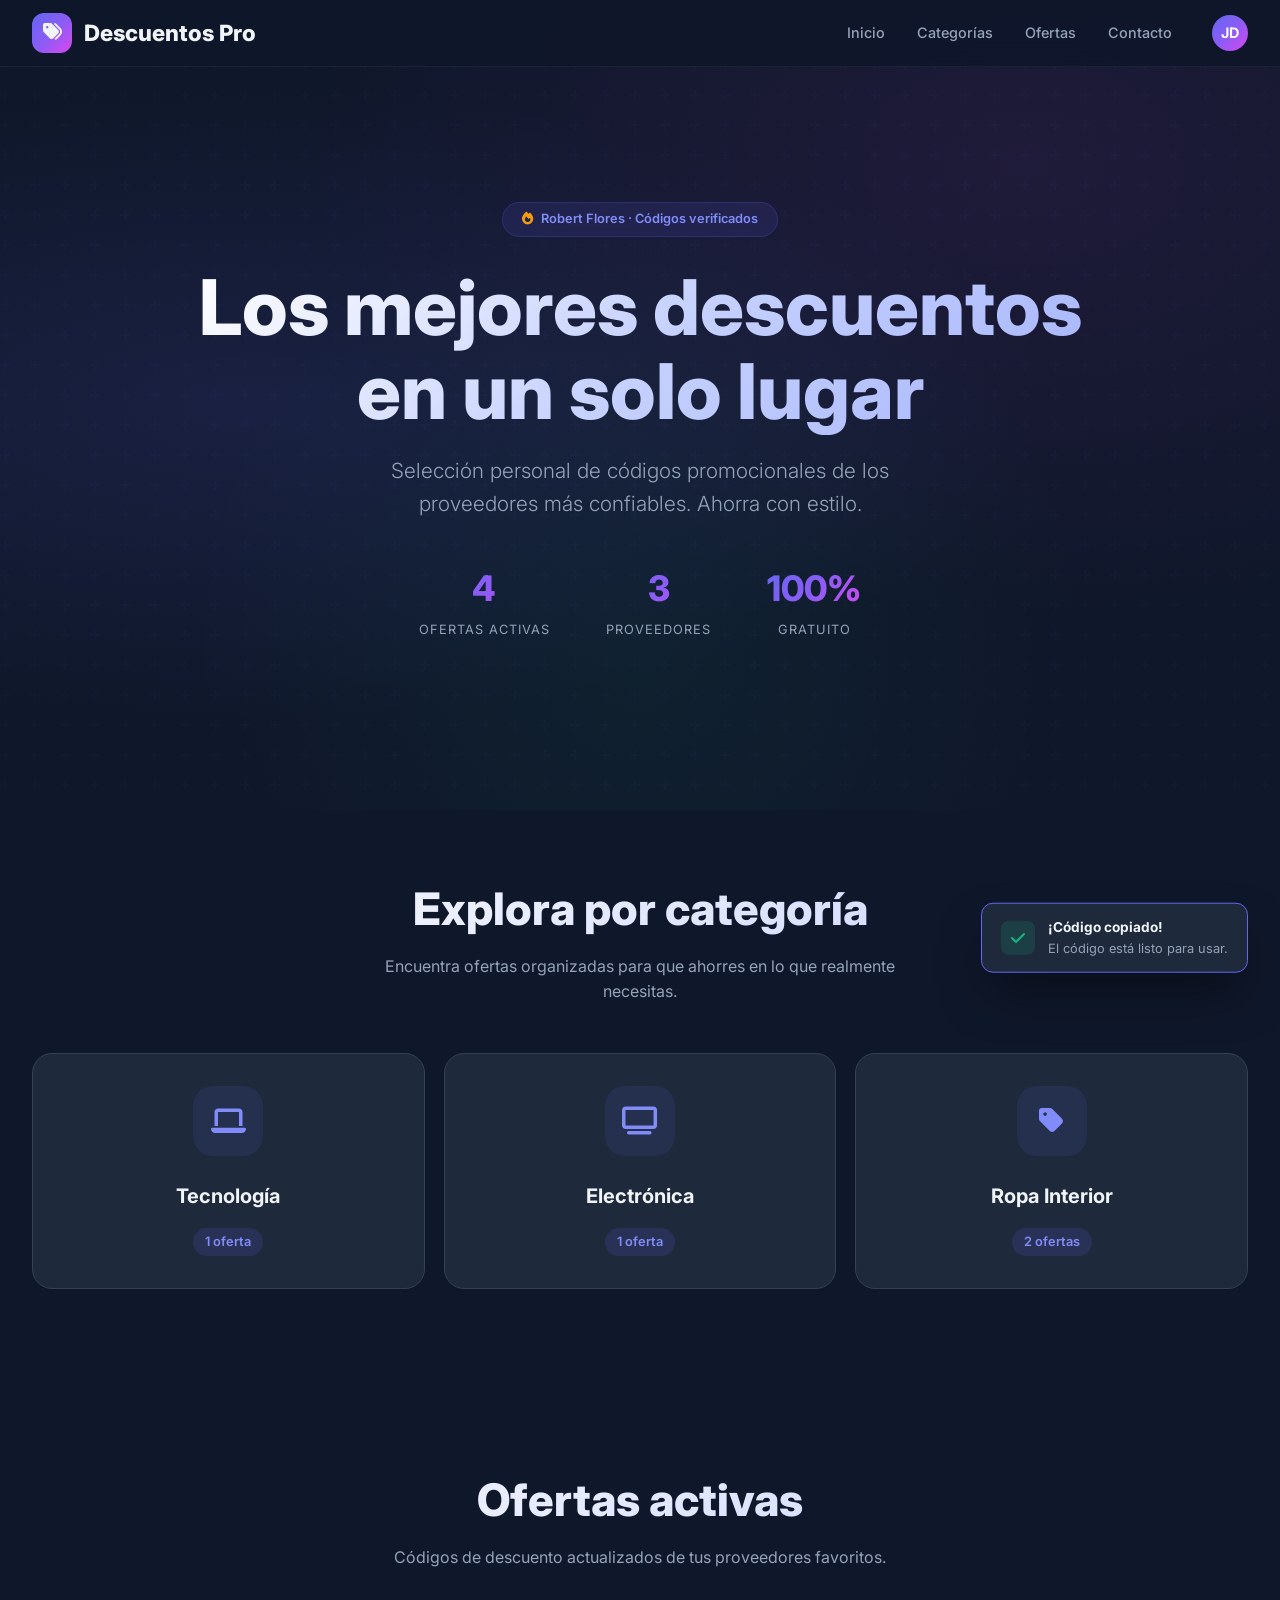
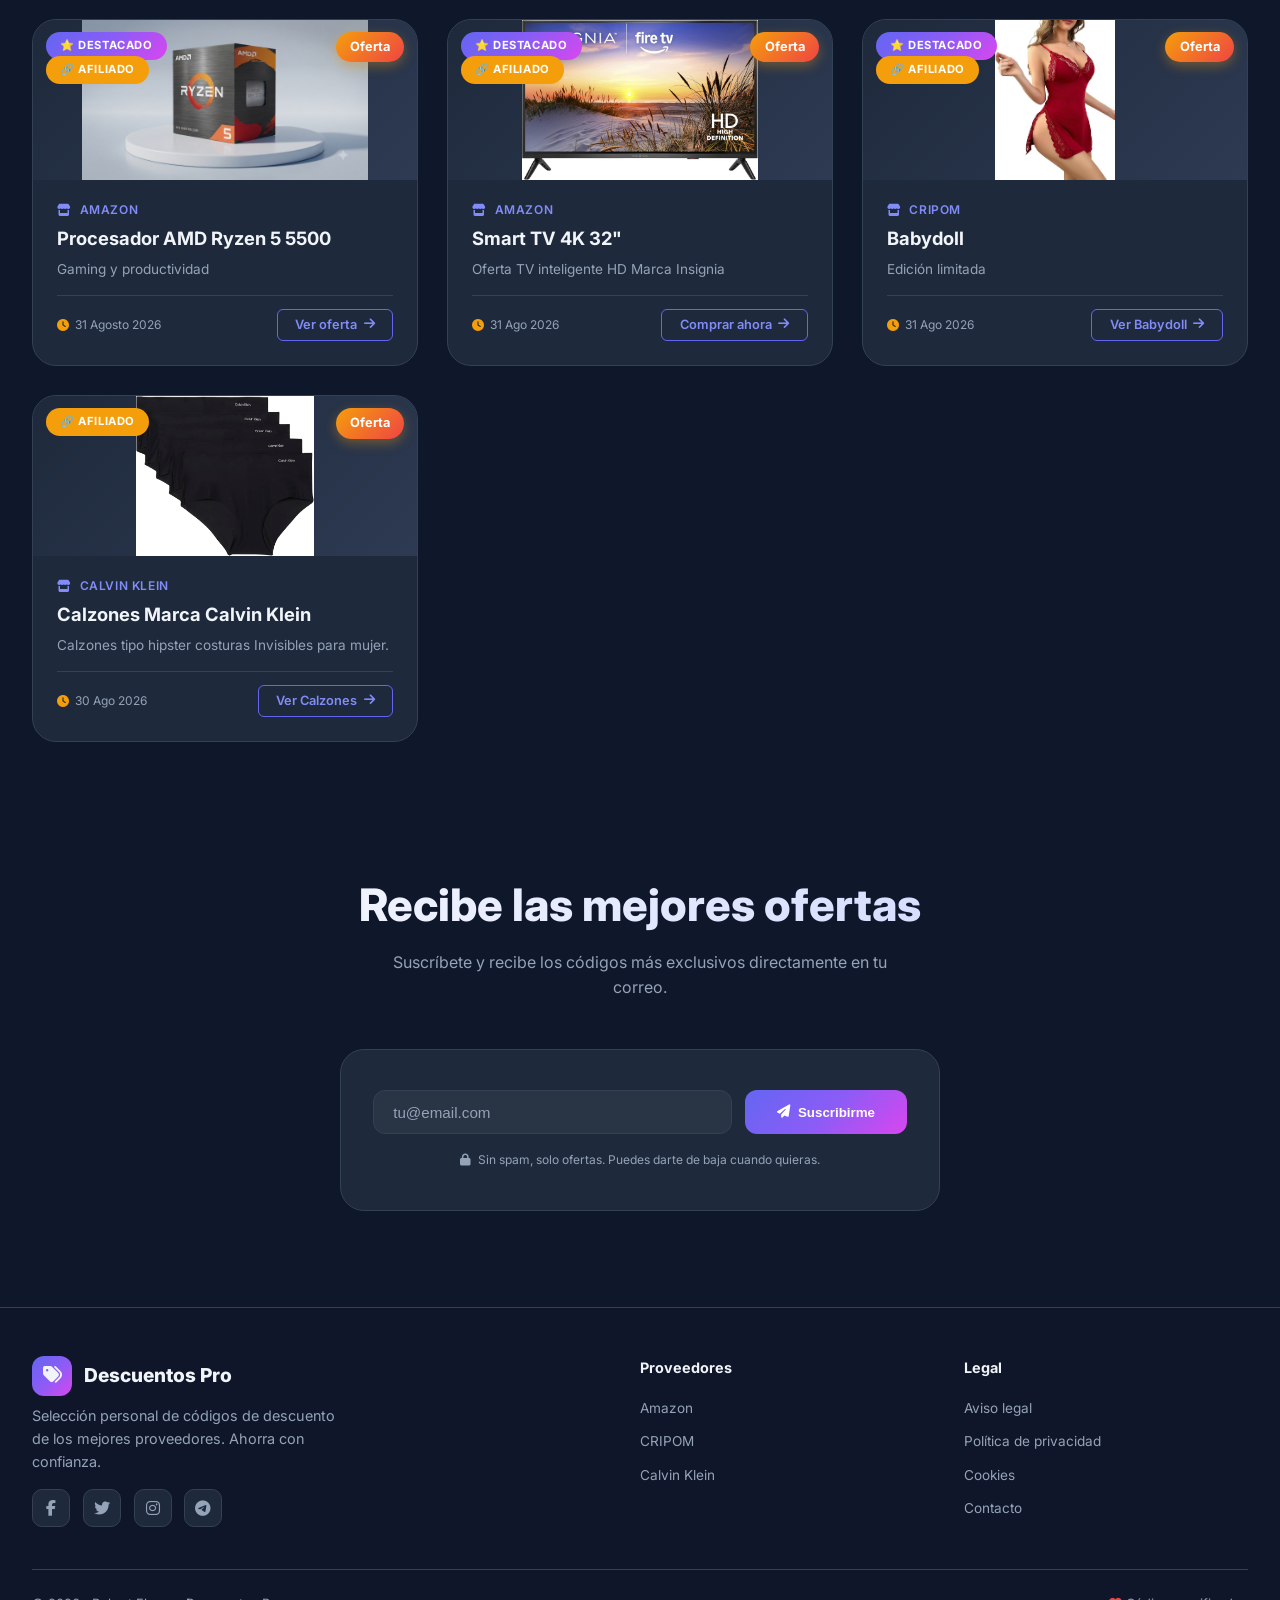
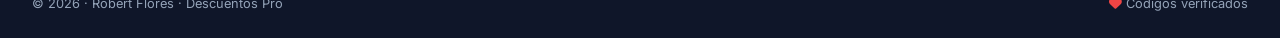
<file: Index.html>
<!DOCTYPE html>
<html lang="es">
<head>
    <meta charset="UTF-8">
    <meta name="viewport" content="width=device-width, initial-scale=1.0">
    <title>Descuentos Pro · Robert Flores</title>
    
    <!-- Google Fonts -->
    <link href="https://fonts.googleapis.com/css2?family=Inter:wght@300;400;500;600;700;800&display=swap" rel="stylesheet">
    
    <!-- Font Awesome -->
    <link rel="stylesheet" href="https://cdnjs.cloudflare.com/ajax/libs/font-awesome/6.5.1/css/all.min.css">
    
    <!-- CSS Personalizado -->
    <link rel="stylesheet" href="css/style.css">
</head>
<body>

    <!-- ===== NAVEGACIÓN ===== -->
    <nav id="navbar">
        <div class="nav-container">
            <a href="#" class="logo">
                <span class="logo-icon"><i class="fas fa-tags"></i></span>
                Descuentos Pro
            </a>
            <ul class="nav-links">
                <li><a href="#inicio">Inicio</a></li>
                <li><a href="#categorias">Categorías</a></li>
                <li><a href="#ofertas">Ofertas</a></li>
                <li><a href="#contacto">Contacto</a></li>
                <li><span class="nav-avatar">JD</span></li>
            </ul>
            <button class="mobile-menu-btn" aria-label="Menú">
                <i class="fas fa-bars"></i>
            </button>
        </div>
    </nav>

    <!-- ===== HERO ===== -->
    <section class="hero" id="inicio">
        <div class="hero-content">
            <div class="hero-badge">
                <i class="fas fa-fire"></i> Robert Flores · Códigos verificados
            </div>
            <h1>Los mejores descuentos en un solo lugar</h1>
            <p>Selección personal de códigos promocionales de los proveedores más confiables. Ahorra con estilo.</p>
            <div class="hero-stats">
                <div class="stat-item">
                    <div class="stat-number" id="totalOfertas">0</div>
                    <div class="stat-label">Ofertas activas</div>
                </div>
                <div class="stat-item">
                    <div class="stat-number" id="totalProveedores">0</div>
                    <div class="stat-label">Proveedores</div>
                </div>
                <div class="stat-item">
                    <div class="stat-number">100%</div>
                    <div class="stat-label">Gratuito</div>
                </div>
            </div>
        </div>
    </section>

    <!-- ===== CATEGORÍAS ===== -->
    <section id="categorias">
        <div class="section-header fade-in">
            <h2>Explora por categoría</h2>
            <p>Encuentra ofertas organizadas para que ahorres en lo que realmente necesitas.</p>
        </div>
        <div class="categories-grid" id="categoriesGrid">
            <!-- Generado dinámicamente desde JavaScript -->
        </div>
    </section>

<!-- ===== OFERTAS ===== -->
<section id="ofertas">
    <div class="section-header fade-in">
        <h2>Ofertas activas</h2>
        <p id="filterStatus">Códigos de descuento actualizados de tus proveedores favoritos.</p>
        <!-- Botón para volver a todas las ofertas (oculto por defecto) -->
        <button id="resetFilterBtn" style="display:none; margin-top: 1rem; padding: 0.5rem 1.5rem; background: var(--gradient-1); border: none; border-radius: var(--radius-sm); color: white; font-weight: 600; cursor: pointer; transition: all 0.3s ease;">
            <i class="fas fa-undo"></i> Ver todas las ofertas
        </button>
    </div>
    <div class="products-grid" id="productsGrid">
        <div class="loading">
            <i class="fas fa-spinner fa-spin"></i>
            <p>Cargando ofertas...</p>
        </div>
    </div>
</section>

    <!-- ===== CONTACTO / NEWSLETTER ===== -->
    <section id="contacto">
        <div class="section-header fade-in">
            <h2>Recibe las mejores ofertas</h2>
            <p>Suscríbete y recibe los códigos más exclusivos directamente en tu correo.</p>
        </div>
        <div class="newsletter-container">
            <!-- Formulario con Formspree (reemplaza TU_ID) -->
            <form action="https://formspree.io/f/TU_ID_AQUI" method="POST" class="newsletter-form">
                <input type="email" name="email" placeholder="tu@email.com" required>
                <button type="submit">
                    <i class="fas fa-paper-plane"></i> Suscribirme
                </button>
            </form>
            <p class="newsletter-note">
                <i class="fas fa-lock"></i> Sin spam, solo ofertas. Puedes darte de baja cuando quieras.
            </p>
        </div>
    </section>

    <!-- ===== FOOTER ===== -->
    <footer>
        <div class="footer-container">
            <div class="footer-grid">
                <div class="footer-brand">
                    <a href="#" class="logo" style="font-size:1.2rem;">
                        <span class="logo-icon"><i class="fas fa-tags"></i></span>
                        Descuentos Pro
                    </a>
                    <p>Selección personal de códigos de descuento de los mejores proveedores. Ahorra con confianza.</p>
                    <div class="footer-social">
                        <a href="#" class="social-link"><i class="fab fa-facebook-f"></i></a>
                        <a href="#" class="social-link"><i class="fab fa-twitter"></i></a>
                        <a href="#" class="social-link"><i class="fab fa-instagram"></i></a>
                        <a href="#" class="social-link"><i class="fab fa-telegram-plane"></i></a>
                    </div>
                </div>
                <div class="footer-column">
                    <h4>Proveedores</h4>
                    <ul id="footerProveedores">
                        <!-- Generado dinámicamente -->
                    </ul>
                </div>
                <div class="footer-column">
                    <h4>Legal</h4>
                    <ul>
                        <li><a href="#">Aviso legal</a></li>
                        <li><a href="#">Política de privacidad</a></li>
                        <li><a href="#">Cookies</a></li>
                        <li><a href="#">Contacto</a></li>
                    </ul>
                </div>
            </div>
            <div class="footer-bottom">
                <span>© 2026 · Robert Flores · Descuentos Pro</span>
                <span><i class="fas fa-heart" style="color:#ef4444;"></i> Códigos verificados</span>
            </div>
        </div>
    </footer>

    <!-- ===== TOAST NOTIFICATION ===== -->
    <div class="toast" id="toast">
        <div class="toast-icon"><i class="fas fa-check"></i></div>
        <div class="toast-content">
            <h4 id="toast-title">¡Código copiado!</h4>
            <p id="toast-message">El código está listo para usar.</p>
        </div>
    </div>

    <!-- ===== JAVASCRIPT ===== -->
    <script src="js/main.js"></script>

</body>
</html>
</file>
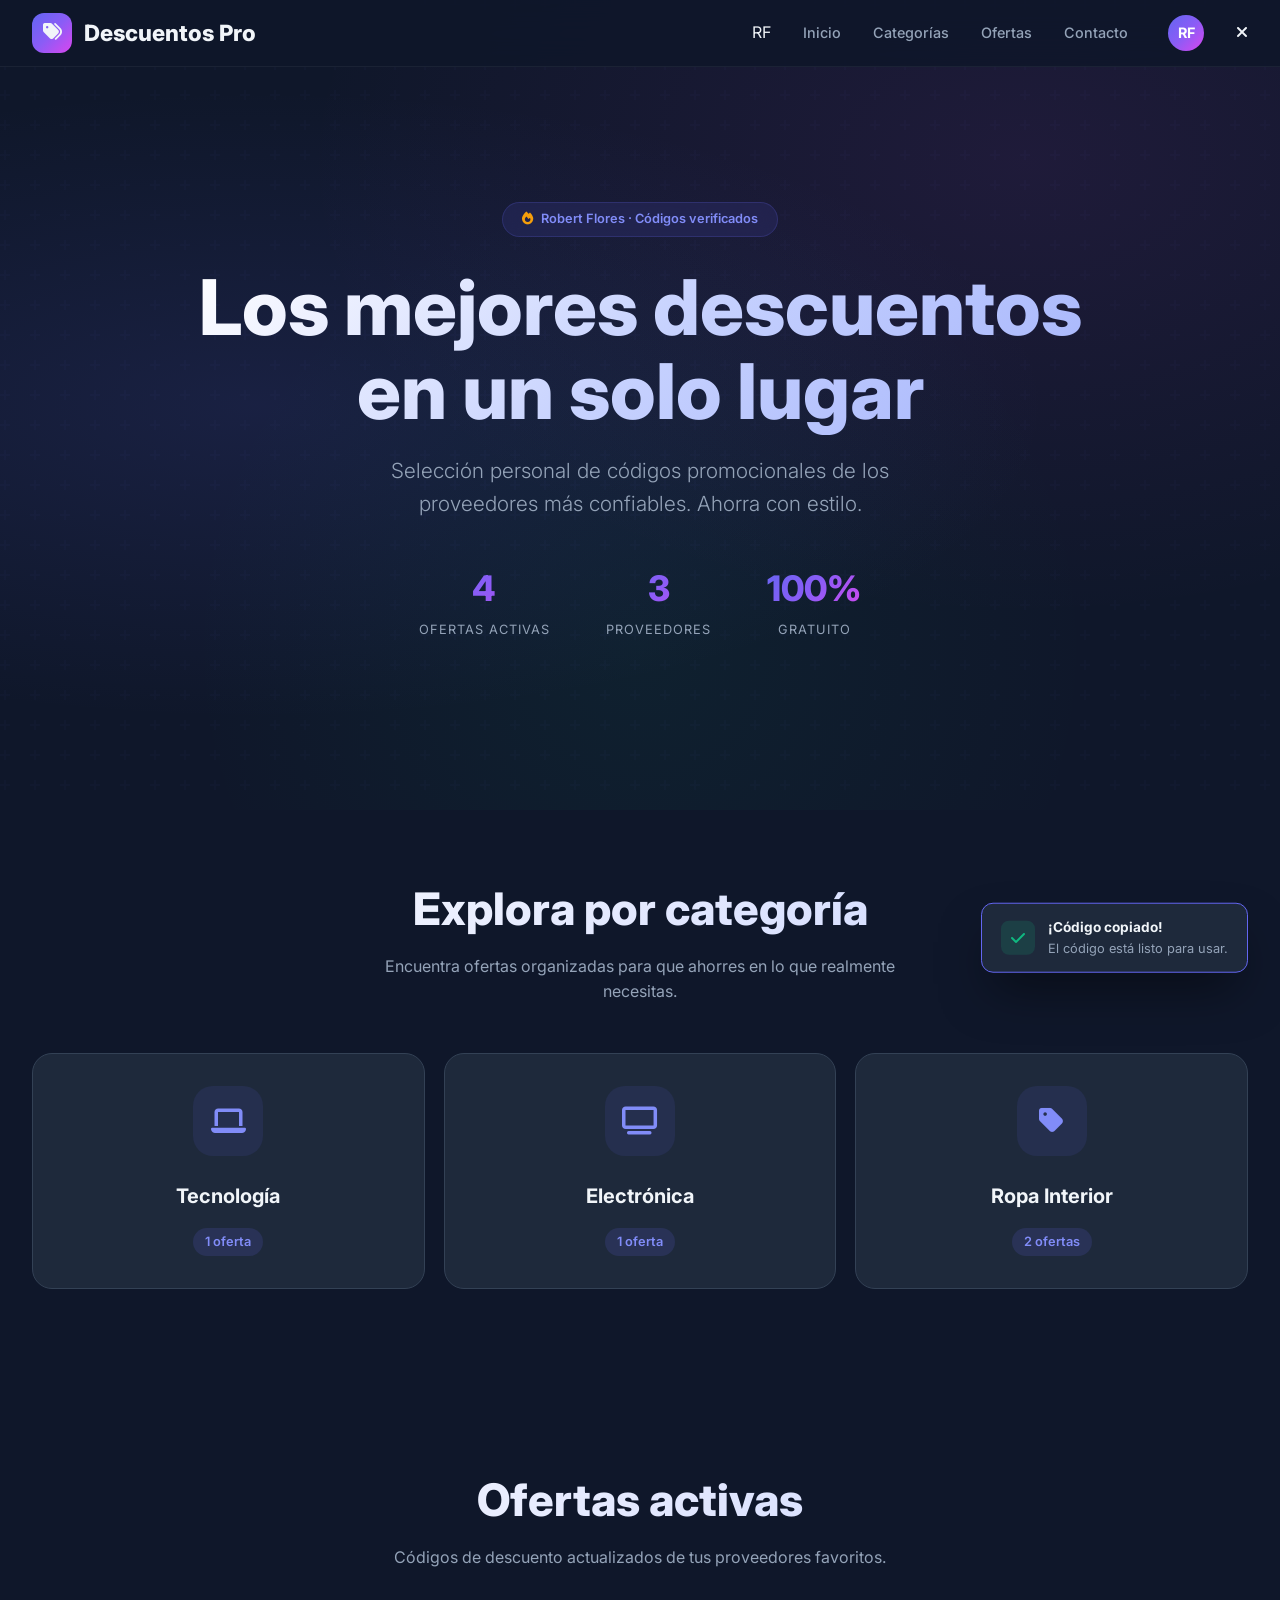
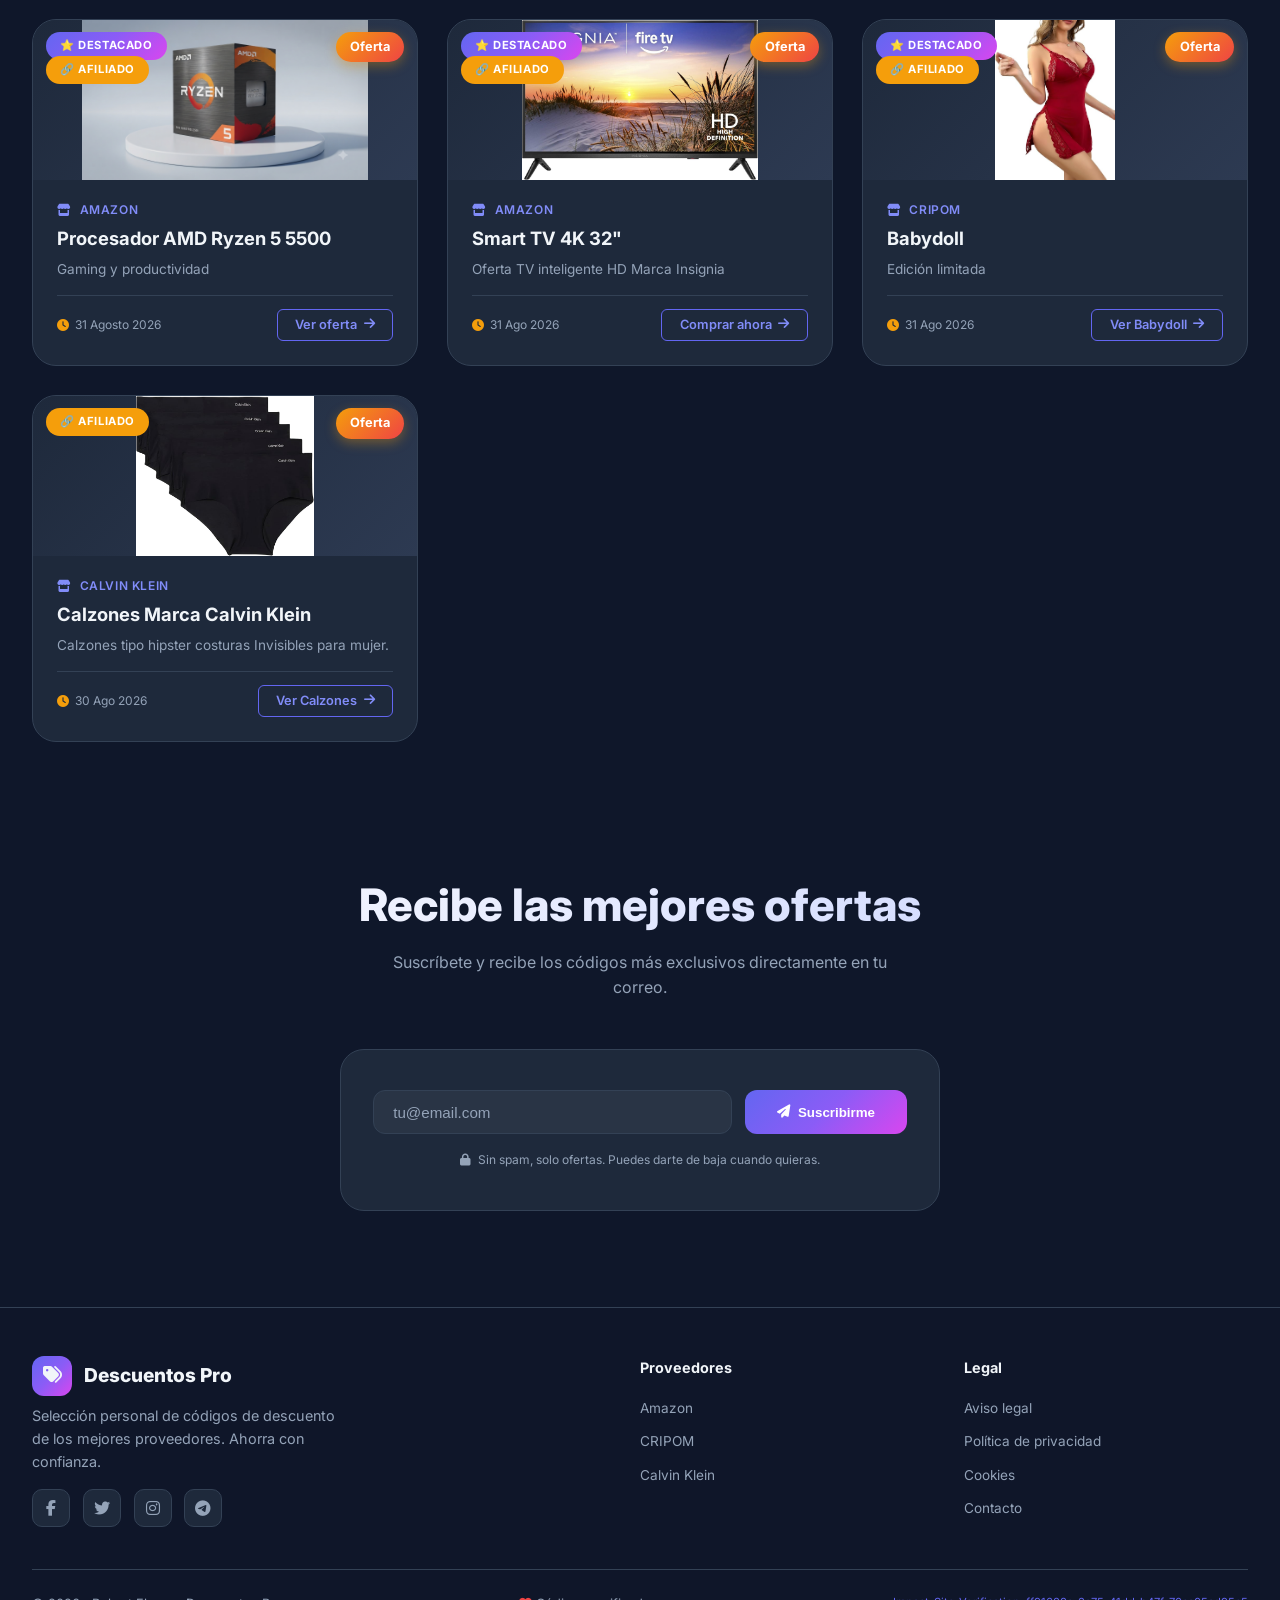
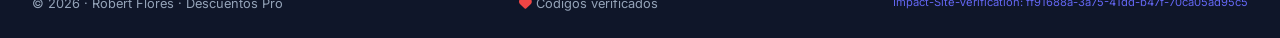
<file: index.html>
<!DOCTYPE html>
<html lang="es">
<head>
    <meta charset="UTF-8">
    <meta name="viewport" content="width=device-width, initial-scale=1.0">
    <title>Descuentos Pro · Robert Flores</title>
    
    <!-- Meta Tag de verificacion de Impact -->
    <!-- <meta name='impact-site-verification' value='b7d46331-da4a-40ae-a7ef-5a8bad90d1d2'> -->

    <!-- Google Fonts -->
    <link href="https://fonts.googleapis.com/css2?family=Inter:wght@300;400;500;600;700;800&display=swap" rel="stylesheet">
    
    <!-- Font Awesome -->
    <link rel="stylesheet" href="https://cdnjs.cloudflare.com/ajax/libs/font-awesome/6.5.1/css/all.min.css">
    
    <!-- CSS Personalizado -->
    <link rel="stylesheet" href="css/style.css">
</head>
<body>

<!-- ===== NAVEGACIÓN ===== -->
<nav id="navbar">
    <div class="nav-container">
        <a href="#" class="logo">
            <span class="logo-icon"><i class="fas fa-tags"></i></span>
            Descuentos Pro
        </a>
        
        <ul class="nav-links" id="navLinks">
            <!-- Avatar en móvil (se muestra solo en móvil) -->
            <li class="nav-avatar-mobile">RF</li>
            
            <!-- Enlaces -->
            <li><a href="#inicio" onclick="cerrarMenu()">Inicio</a></li>
            <li><a href="#categorias" onclick="cerrarMenu()">Categorías</a></li>
            <li><a href="#ofertas" onclick="cerrarMenu()">Ofertas</a></li>
            <li><a href="#contacto" onclick="cerrarMenu()">Contacto</a></li>
            
            <!-- Avatar en desktop -->
            <li><span class="nav-avatar">RF</span></li>
            
            <!-- Botón cerrar en móvil -->
            <li class="close-menu-btn" onclick="cerrarMenu()">
                <i class="fas fa-times"></i>
            </li>
        </ul>
        
        <button class="mobile-menu-btn" id="menuBtn" onclick="toggleMenu()">
            <i class="fas fa-bars"></i>
        </button>
    </div>
</nav>
    <!-- ===== HERO ===== -->
    <section class="hero" id="inicio">
        <div class="hero-content">
            <div class="hero-badge">
                <i class="fas fa-fire"></i> Robert Flores · Códigos verificados
            </div>
            <h1>Los mejores descuentos en un solo lugar</h1>
            <p>Selección personal de códigos promocionales de los proveedores más confiables. Ahorra con estilo.</p>
            <div class="hero-stats">
                <div class="stat-item">
                    <div class="stat-number" id="totalOfertas">0</div>
                    <div class="stat-label">Ofertas activas</div>
                </div>
                <div class="stat-item">
                    <div class="stat-number" id="totalProveedores">0</div>
                    <div class="stat-label">Proveedores</div>
                </div>
                <div class="stat-item">
                    <div class="stat-number">100%</div>
                    <div class="stat-label">Gratuito</div>
                </div>
            </div>
        </div>
    </section>

    <!-- ===== CATEGORÍAS ===== -->
    <section id="categorias">
        <div class="section-header fade-in">
            <h2>Explora por categoría</h2>
            <p>Encuentra ofertas organizadas para que ahorres en lo que realmente necesitas.</p>
        </div>
        <div class="categories-grid" id="categoriesGrid">
            <!-- Generado dinámicamente desde JavaScript -->
        </div>
    </section>

<!-- ===== OFERTAS ===== -->
<section id="ofertas">
    <div class="section-header fade-in">
        <h2>Ofertas activas</h2>
        <p id="filterStatus">Códigos de descuento actualizados de tus proveedores favoritos.</p>
        <!-- Botón para volver a todas las ofertas (oculto por defecto) -->
        <button id="resetFilterBtn" style="display:none; margin-top: 1rem; padding: 0.5rem 1.5rem; background: var(--gradient-1); border: none; border-radius: var(--radius-sm); color: white; font-weight: 600; cursor: pointer; transition: all 0.3s ease;">
            <i class="fas fa-undo"></i> Ver todas las ofertas
        </button>
    </div>
    <div class="products-grid" id="productsGrid">
        <div class="loading">
            <i class="fas fa-spinner fa-spin"></i>
            <p>Cargando ofertas...</p>
        </div>
    </div>
</section>

    <!-- ===== CONTACTO / NEWSLETTER ===== -->
    <section id="contacto">
        <div class="section-header fade-in">
            <h2>Recibe las mejores ofertas</h2>
            <p>Suscríbete y recibe los códigos más exclusivos directamente en tu correo.</p>
        </div>
        <div class="newsletter-container">
            <!-- Formulario con Formspree (reemplaza TU_ID) -->
            <form action="https://formspree.io/f/TU_ID_AQUI" method="POST" class="newsletter-form">
                <input type="email" name="email" placeholder="tu@email.com" required>
                <button type="submit">
                    <i class="fas fa-paper-plane"></i> Suscribirme
                </button>
            </form>
            <p class="newsletter-note">
                <i class="fas fa-lock"></i> Sin spam, solo ofertas. Puedes darte de baja cuando quieras.
            </p>
        </div>
    </section>

    <!-- ===== FOOTER ===== -->
    <footer>
        <div class="footer-container">
            <div class="footer-grid">
                <div class="footer-brand">
                    <a href="#" class="logo" style="font-size:1.2rem;">
                        <span class="logo-icon"><i class="fas fa-tags"></i></span>
                        Descuentos Pro
                    </a>
                    <p>Selección personal de códigos de descuento de los mejores proveedores. Ahorra con confianza.</p>
                    <div class="footer-social">
                        <a href="#" class="social-link"><i class="fab fa-facebook-f"></i></a>
                        <a href="#" class="social-link"><i class="fab fa-twitter"></i></a>
                        <a href="#" class="social-link"><i class="fab fa-instagram"></i></a>
                        <a href="#" class="social-link"><i class="fab fa-telegram-plane"></i></a>
                    </div>
                </div>
                <div class="footer-column">
                    <h4>Proveedores</h4>
                    <ul id="footerProveedores">
                        <!-- Generado dinámicamente -->
                    </ul>
                </div>
                <div class="footer-column">
                    <h4>Legal</h4>
                    <ul>
                        <li><a href="#">Aviso legal</a></li>
                        <li><a href="#">Política de privacidad</a></li>
                        <li><a href="#">Cookies</a></li>
                        <li><a href="#">Contacto</a></li>
                    </ul>
                </div>
            </div>
            <div class="footer-bottom">
                <span>© 2026 · Robert Flores · Descuentos Pro</span>
                <span><i class="fas fa-heart" style="color:#ef4444;"></i> Códigos verificados</span>
                <span style="font-size:0.7rem; color:#6366f1;">Impact-Site-Verification: ff91688a-3a75-41dd-b47f-70ca05ad95c5</span>
            </div>
        </div>
    </footer>

    <!-- ===== TOAST NOTIFICATION ===== -->
    <div class="toast" id="toast">
        <div class="toast-icon"><i class="fas fa-check"></i></div>
        <div class="toast-content">
            <h4 id="toast-title">¡Código copiado!</h4>
            <p id="toast-message">El código está listo para usar.</p>
        </div>
    </div>

    <!-- ===== JAVASCRIPT ===== -->
    <script src="js/main.js"></script>

</body>
</html>
</file>
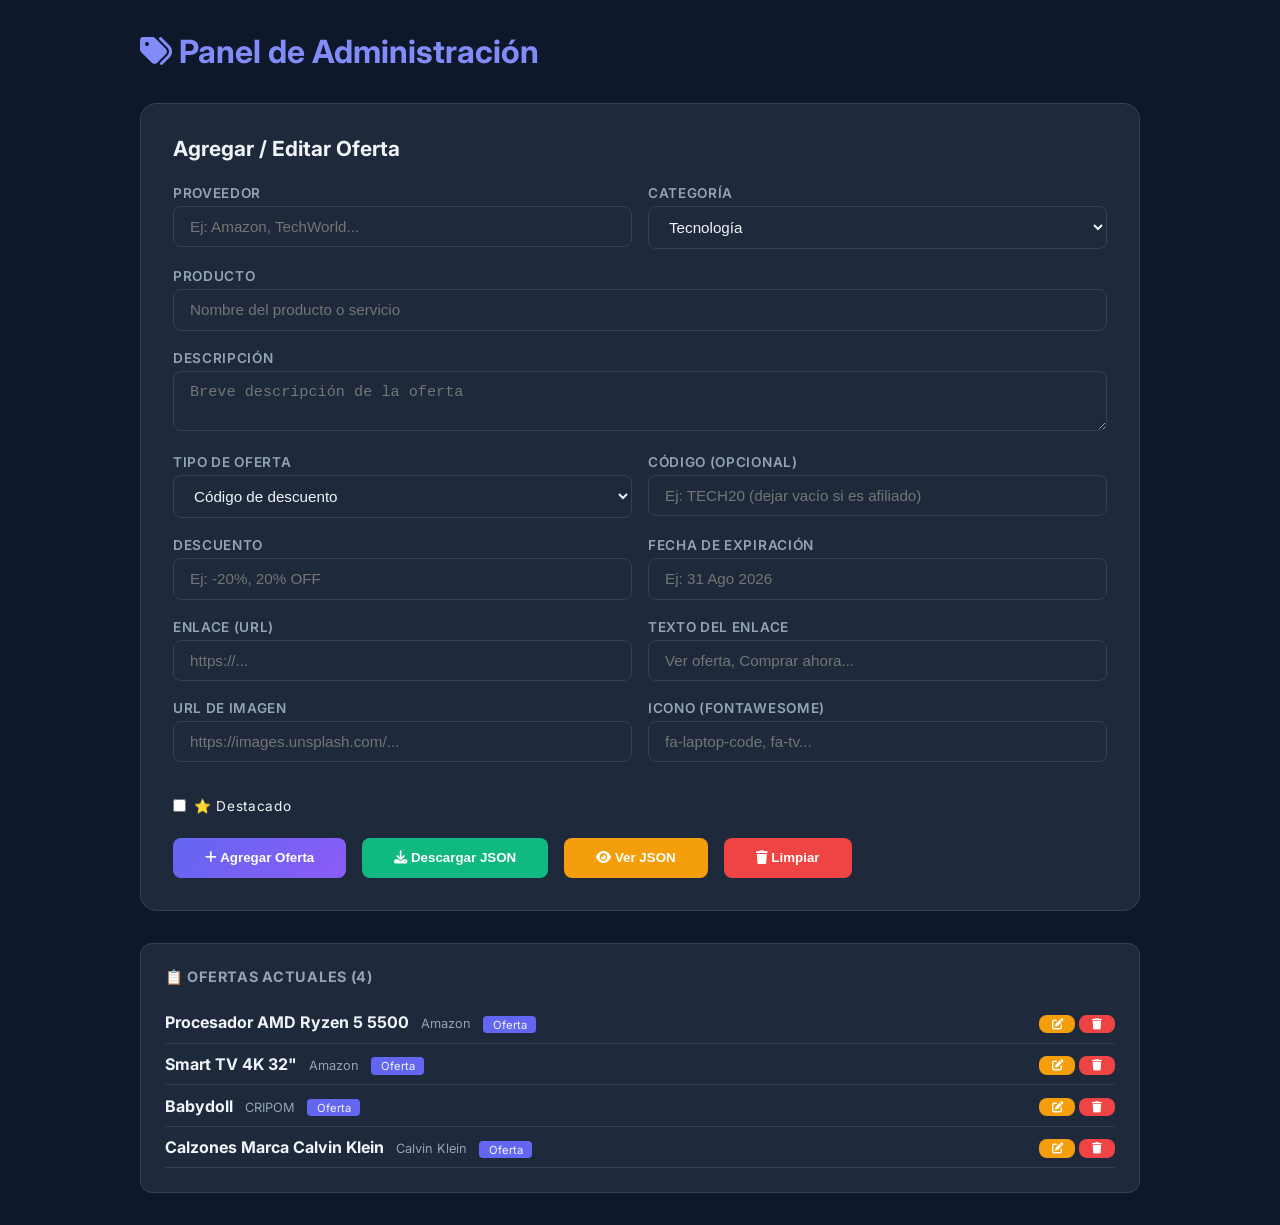
<file: admin.html>
<!DOCTYPE html>
<html lang="es">
<head>
    <meta charset="UTF-8">
    <meta name="viewport" content="width=device-width, initial-scale=1.0">
    <title>Panel de Administración · Descuentos Pro</title>
    <link href="https://fonts.googleapis.com/css2?family=Inter:wght@400;600;700&display=swap" rel="stylesheet">
    <link rel="stylesheet" href="https://cdnjs.cloudflare.com/ajax/libs/font-awesome/6.5.1/css/all.min.css">
    <style>
        * { margin:0; padding:0; box-sizing:border-box; }
        body {
            font-family: 'Inter', sans-serif;
            background: #0f172a;
            color: #f1f5f9;
            padding: 2rem;
        }
        .container { max-width: 1000px; margin: 0 auto; }
        h1 { margin-bottom: 2rem; color: #818cf8; }
        .form-group { margin-bottom: 1.2rem; }
        label { display: block; font-weight: 600; margin-bottom: 0.3rem; color: #94a3b8; font-size: 0.85rem; text-transform: uppercase; letter-spacing: 0.05em; }
        input, select, textarea {
            width: 100%;
            padding: 0.7rem 1rem;
            background: #1e293b;
            border: 1px solid #334155;
            border-radius: 8px;
            color: #f1f5f9;
            font-size: 0.95rem;
            transition: border-color 0.2s;
        }
        input:focus, select:focus, textarea:focus {
            outline: none;
            border-color: #6366f1;
        }
        .row { display: grid; grid-template-columns: 1fr 1fr; gap: 1rem; }
        .btn {
            padding: 0.8rem 2rem;
            border: none;
            border-radius: 8px;
            font-weight: 700;
            cursor: pointer;
            transition: all 0.2s;
        }
        .btn-primary { background: linear-gradient(135deg, #6366f1, #8b5cf6); color: white; }
        .btn-primary:hover { transform: translateY(-2px); box-shadow: 0 8px 25px rgba(99,102,241,0.3); }
        .btn-success { background: #10b981; color: white; }
        .btn-danger { background: #ef4444; color: white; }
        .btn-warning { background: #f59e0b; color: white; }
        .preview-json {
            background: #1e293b;
            border: 1px solid #334155;
            border-radius: 12px;
            padding: 1.5rem;
            margin: 2rem 0;
            max-height: 500px;
            overflow: auto;
            font-family: 'Courier New', monospace;
            font-size: 0.8rem;
            white-space: pre-wrap;
            word-wrap: break-word;
        }
        .actions { display: flex; gap: 1rem; flex-wrap: wrap; margin-top: 1.5rem; }
        .help-text { color: #94a3b8; font-size: 0.8rem; margin-top: 0.3rem; }
        .checkbox-group { display: flex; align-items: center; gap: 0.5rem; }
        .checkbox-group input { width: auto; }
    </style>
</head>
<body>
<div class="container">
    <h1><i class="fas fa-tags"></i> Panel de Administración</h1>
    
    <div style="background:#1e293b; border-radius:16px; padding:2rem; border:1px solid #334155;">
        <h2 style="margin-bottom:1.5rem; font-size:1.3rem;">Agregar / Editar Oferta</h2>
        
        <div class="row">
            <div class="form-group">
                <label>Proveedor</label>
                <input id="proveedor" placeholder="Ej: Amazon, TechWorld...">
            </div>
            <div class="form-group">
                <label>Categoría</label>
                <select id="categoria">
                    <option value="Tecnología">Tecnología</option>
                    <option value="Moda">Moda</option>
                    <option value="Hogar">Hogar</option>
                    <option value="Deportes">Deportes</option>
                    <option value="Viajes">Viajes</option>
                    <option value="Libros">Libros</option>
                    <option value="Alimentación">Alimentación</option>
                    <option value="Electrónica">Electrónica</option>
                    <option value="Otros">Otros</option>
                </select>
            </div>
        </div>
        
        <div class="form-group">
            <label>Producto</label>
            <input id="producto" placeholder="Nombre del producto o servicio">
        </div>
        
        <div class="form-group">
            <label>Descripción</label>
            <textarea id="descripcion" rows="2" placeholder="Breve descripción de la oferta"></textarea>
        </div>
        
        <div class="row">
            <div class="form-group">
                <label>Tipo de Oferta</label>
                <select id="tipo_oferta">
                    <option value="codigo">Código de descuento</option>
                    <option value="afiliado">Enlace de afiliado (sin código)</option>
                </select>
            </div>
            <div class="form-group">
                <label>Código (opcional)</label>
                <input id="codigo" placeholder="Ej: TECH20 (dejar vacío si es afiliado)">
            </div>
        </div>
        
        <div class="row">
            <div class="form-group">
                <label>Descuento</label>
                <input id="descuento" placeholder="Ej: -20%, 20% OFF">
            </div>
            <div class="form-group">
                <label>Fecha de expiración</label>
                <input id="fecha_expiracion" placeholder="Ej: 31 Ago 2026">
            </div>
        </div>
        
        <div class="row">
            <div class="form-group">
                <label>Enlace (URL)</label>
                <input id="enlace" placeholder="https://...">
            </div>
            <div class="form-group">
                <label>Texto del enlace</label>
                <input id="enlace_texto" placeholder="Ver oferta, Comprar ahora...">
            </div>
        </div>
        
        <div class="row">
            <div class="form-group">
                <label>URL de imagen</label>
                <input id="imagen" placeholder="https://images.unsplash.com/...">
            </div>
            <div class="form-group">
                <label>Icono (FontAwesome)</label>
                <input id="icono" placeholder="fa-laptop-code, fa-tv...">
            </div>
        </div>
        
        <div style="display:flex; gap:2rem; flex-wrap:wrap; margin:1rem 0;">
            <div class="checkbox-group">
                <input type="checkbox" id="destacado">
                <label style="font-weight:400; text-transform:none; color:#f1f5f9; margin:0;">⭐ Destacado</label>
            </div>
        </div>
        
        <div class="actions">
            <button class="btn btn-primary" onclick="agregarOferta()"><i class="fas fa-plus"></i> Agregar Oferta</button>
            <button class="btn btn-success" onclick="descargarJSON()"><i class="fas fa-download"></i> Descargar JSON</button>
            <button class="btn btn-warning" onclick="verJSON()"><i class="fas fa-eye"></i> Ver JSON</button>
            <button class="btn btn-danger" onclick="limpiarFormulario()"><i class="fas fa-trash"></i> Limpiar</button>
        </div>
    </div>
    
    <div id="jsonPreview" class="preview-json" style="display:none;">
        <strong style="color:#818cf8;">📄 Vista previa del JSON:</strong><br>
        <pre id="jsonContent" style="margin-top:0.5rem;"></pre>
    </div>
    
    <div style="margin-top:2rem; padding:1.5rem; background:#1e293b; border-radius:12px; border:1px solid #334155;">
        <h3 style="color:#94a3b8; font-size:0.9rem; text-transform:uppercase; letter-spacing:0.05em;">📋 Ofertas actuales (<span id="contadorOfertas">0</span>)</h3>
        <div id="listaOfertas" style="margin-top:1rem; max-height:300px; overflow:auto;"></div>
    </div>
</div>

<script>
// ========================================
// PANEL DE ADMINISTRACIÓN
// ========================================

let ofertas = [];

// Cargar ofertas desde localStorage o JSON inicial
function cargarOfertas() {
    const guardado = localStorage.getItem('ofertas_admin');
    if (guardado) {
        try {
            ofertas = JSON.parse(guardado);
        } catch(e) {
            ofertas = [];
        }
    } else {
        // Cargar ofertas iniciales desde el JSON de ejemplo
        fetch('ofertas.json')
            .then(res => res.json())
            .then(data => {
                ofertas = data;
                localStorage.setItem('ofertas_admin', JSON.stringify(ofertas));
                actualizarLista();
            })
            .catch(() => {
                ofertas = [];
                actualizarLista();
            });
        return;
    }
    actualizarLista();
}

function actualizarLista() {
    const container = document.getElementById('listaOfertas');
    const contador = document.getElementById('contadorOfertas');
    contador.textContent = ofertas.length;
    
    if (ofertas.length === 0) {
        container.innerHTML = '<p style="color:#94a3b8;">No hay ofertas agregadas aún.</p>';
        return;
    }
    
    container.innerHTML = ofertas.map((o, i) => `
        <div style="display:flex; justify-content:space-between; align-items:center; padding:0.6rem 0; border-bottom:1px solid #334155;">
            <div>
                <strong style="color:#f1f5f9;">${o.producto}</strong>
                <span style="color:#94a3b8; font-size:0.8rem; margin-left:0.5rem;">${o.proveedor}</span>
                <span style="background:#6366f1; padding:0.1rem 0.6rem; border-radius:4px; font-size:0.7rem; margin-left:0.5rem;">${o.descuento}</span>
            </div>
            <div>
                <button class="btn" style="padding:0.2rem 0.8rem; font-size:0.7rem; background:#f59e0b; color:white;" onclick="editarOferta(${i})"><i class="fas fa-edit"></i></button>
                <button class="btn" style="padding:0.2rem 0.8rem; font-size:0.7rem; background:#ef4444; color:white;" onclick="eliminarOferta(${i})"><i class="fas fa-trash"></i></button>
            </div>
        </div>
    `).join('');
}

function agregarOferta() {
    const nueva = {
        proveedor: document.getElementById('proveedor').value || 'Sin proveedor',
        categoria: document.getElementById('categoria').value,
        producto: document.getElementById('producto').value || 'Producto sin nombre',
        descripcion: document.getElementById('descripcion').value || 'Descripción pendiente',
        codigo: document.getElementById('codigo').value || '',
        tipo_oferta: document.getElementById('tipo_oferta').value,
        descuento: document.getElementById('descuento').value || '-0%',
        fecha_expiracion: document.getElementById('fecha_expiracion').value || '31 Dic 2026',
        enlace: document.getElementById('enlace').value || '#',
        enlace_texto: document.getElementById('enlace_texto').value || 'Ver oferta',
        imagen: document.getElementById('imagen').value || '',
        icono: document.getElementById('icono').value || 'fa-tag',
        destacado: document.getElementById('destacado').checked
    };
    
    ofertas.push(nueva);
    localStorage.setItem('ofertas_admin', JSON.stringify(ofertas));
    actualizarLista();
    limpiarFormulario();
    showToast('✅ Oferta agregada correctamente');
}

function eliminarOferta(index) {
    if (confirm('¿Eliminar esta oferta?')) {
        ofertas.splice(index, 1);
        localStorage.setItem('ofertas_admin', JSON.stringify(ofertas));
        actualizarLista();
        showToast('🗑️ Oferta eliminada');
    }
}

function editarOferta(index) {
    const o = ofertas[index];
    document.getElementById('proveedor').value = o.proveedor;
    document.getElementById('categoria').value = o.categoria;
    document.getElementById('producto').value = o.producto;
    document.getElementById('descripcion').value = o.descripcion;
    document.getElementById('codigo').value = o.codigo || '';
    document.getElementById('tipo_oferta').value = o.tipo_oferta || 'codigo';
    document.getElementById('descuento').value = o.descuento;
    document.getElementById('fecha_expiracion').value = o.fecha_expiracion;
    document.getElementById('enlace').value = o.enlace || '#';
    document.getElementById('enlace_texto').value = o.enlace_texto || 'Ver oferta';
    document.getElementById('imagen').value = o.imagen || '';
    document.getElementById('icono').value = o.icono || 'fa-tag';
    document.getElementById('destacado').checked = o.destacado || false;
    
    // Eliminar la oferta para reemplazarla
    ofertas.splice(index, 1);
    localStorage.setItem('ofertas_admin', JSON.stringify(ofertas));
    actualizarLista();
    showToast('✏️ Editando oferta... modifica y agrega de nuevo');
}

function limpiarFormulario() {
    document.getElementById('proveedor').value = '';
    document.getElementById('categoria').value = 'Tecnología';
    document.getElementById('producto').value = '';
    document.getElementById('descripcion').value = '';
    document.getElementById('codigo').value = '';
    document.getElementById('tipo_oferta').value = 'codigo';
    document.getElementById('descuento').value = '';
    document.getElementById('fecha_expiracion').value = '';
    document.getElementById('enlace').value = '';
    document.getElementById('enlace_texto').value = '';
    document.getElementById('imagen').value = '';
    document.getElementById('icono').value = 'fa-tag';
    document.getElementById('destacado').checked = false;
}

function verJSON() {
    const preview = document.getElementById('jsonPreview');
    const content = document.getElementById('jsonContent');
    content.textContent = JSON.stringify(ofertas, null, 2);
    preview.style.display = 'block';
}

function descargarJSON() {
    const blob = new Blob([JSON.stringify(ofertas, null, 2)], {type: 'application/json'});
    const url = URL.createObjectURL(blob);
    const a = document.createElement('a');
    a.href = url;
    a.download = 'ofertas.json';
    document.body.appendChild(a);
    a.click();
    document.body.removeChild(a);
    URL.revokeObjectURL(url);
    showToast('📥 JSON descargado');
}

function showToast(msg) {
    const existing = document.querySelector('.toast-admin');
    if (existing) existing.remove();
    const div = document.createElement('div');
    div.className = 'toast-admin';
    div.style.cssText = `
        position: fixed; bottom: 2rem; right: 2rem;
        background: #1e293b; border: 1px solid #6366f1;
        padding: 1rem 1.5rem; border-radius: 12px;
        color: #f1f5f9; box-shadow: 0 20px 40px rgba(0,0,0,0.5);
        z-index: 9999; animation: slideUp 0.3s ease;
    `;
    div.textContent = msg;
    document.body.appendChild(div);
    setTimeout(() => div.remove(), 3000);
}

// Agregar animación
const style = document.createElement('style');
style.textContent = `
    @keyframes slideUp {
        from { transform: translateY(20px); opacity: 0; }
        to { transform: translateY(0); opacity: 1; }
    }
`;
document.head.appendChild(style);

// Iniciar
cargarOfertas();
</script>
</body>
</html>
</file>
<file: css/style.css>
/* ========================================
   VARIABLES GLOBALES
   ======================================== */
:root {
    --primary: #6366f1;
    --primary-dark: #4f46e5;
    --primary-light: #818cf8;
    --secondary: #f59e0b;
    --accent: #10b981;
    --bg: #0f172a;
    --bg-card: #1e293b;
    --bg-card-hover: #334155;
    --text: #f1f5f9;
    --text-muted: #94a3b8;
    --border: #334155;
    --gradient-1: linear-gradient(135deg, #6366f1 0%, #8b5cf6 50%, #d946ef 100%);
    --gradient-2: linear-gradient(135deg, #f59e0b 0%, #ef4444 100%);
    --shadow: 0 25px 50px -12px rgba(0, 0, 0, 0.5);
    --shadow-sm: 0 4px 6px -1px rgba(0, 0, 0, 0.3);
    --radius: 24px;
    --radius-sm: 12px;
}

/* ========================================
   RESET Y BASE
   ======================================== */
* {
    margin: 0;
    padding: 0;
    box-sizing: border-box;
}

body {
    font-family: 'Inter', sans-serif;
    background: var(--bg);
    color: var(--text);
    line-height: 1.6;
    overflow-x: hidden;
}

/* ========================================
   SCROLLBAR PERSONALIZADA
   ======================================== */
::-webkit-scrollbar {
    width: 6px;
}
::-webkit-scrollbar-track {
    background: var(--bg);
}
::-webkit-scrollbar-thumb {
    background: var(--bg-card);
    border-radius: 4px;
}
::-webkit-scrollbar-thumb:hover {
    background: var(--border);
}

/* ========================================
   NAVEGACIÓN
   ======================================== */
nav {
    position: fixed;
    top: 0;
    left: 0;
    right: 0;
    z-index: 1000;
    padding: 0.8rem 2rem;
    background: rgba(15, 23, 42, 0.85);
    backdrop-filter: blur(16px);
    border-bottom: 1px solid rgba(255, 255, 255, 0.05);
    transition: all 0.3s ease;
}

nav.scrolled {
    padding: 0.5rem 2rem;
    background: rgba(15, 23, 42, 0.96);
    box-shadow: 0 4px 20px rgba(0, 0, 0, 0.3);
}

.nav-container {
    max-width: 1400px;
    margin: 0 auto;
    display: flex;
    justify-content: space-between;
    align-items: center;
}

.logo {
    display: flex;
    align-items: center;
    gap: 0.75rem;
    font-size: 1.4rem;
    font-weight: 800;
    color: var(--text);
    text-decoration: none;
}

.logo-icon {
    width: 40px;
    height: 40px;
    background: var(--gradient-1);
    border-radius: var(--radius-sm);
    display: flex;
    align-items: center;
    justify-content: center;
    font-size: 1.2rem;
}

.nav-links {
    display: flex;
    gap: 2rem;
    list-style: none;
    align-items: center;
}

.nav-links a {
    color: var(--text-muted);
    text-decoration: none;
    font-weight: 500;
    font-size: 0.9rem;
    transition: color 0.2s;
    position: relative;
}

.nav-links a::after {
    content: '';
    position: absolute;
    bottom: -4px;
    left: 0;
    width: 0;
    height: 2px;
    background: var(--gradient-1);
    transition: width 0.3s ease;
}

.nav-links a:hover {
    color: var(--text);
}

.nav-links a:hover::after {
    width: 100%;
}

.nav-avatar {
    width: 36px;
    height: 36px;
    border-radius: 50%;
    background: var(--gradient-1);
    display: flex;
    align-items: center;
    justify-content: center;
    font-weight: 700;
    font-size: 0.9rem;
    color: white;
    margin-left: 0.5rem;
}

.mobile-menu-btn {
    display: none;
    background: none;
    border: none;
    color: var(--text);
    font-size: 1.5rem;
    cursor: pointer;
}

/* ========================================
   HERO
   ======================================== */
.hero {
    min-height: 90vh;
    display: flex;
    flex-direction: column;
    justify-content: center;
    align-items: center;
    text-align: center;
    padding: 6rem 2rem 4rem;
    position: relative;
    background:
        radial-gradient(ellipse at 20% 50%, rgba(99, 102, 241, 0.12) 0%, transparent 55%),
        radial-gradient(ellipse at 80% 20%, rgba(217, 70, 239, 0.08) 0%, transparent 50%),
        radial-gradient(ellipse at 50% 80%, rgba(16, 185, 129, 0.06) 0%, transparent 50%),
        var(--bg);
}

.hero::before {
    content: '';
    position: absolute;
    inset: 0;
    background: url("data:image/svg+xml,%3Csvg width='60' height='60' viewBox='0 0 60 60' xmlns='http://www.w3.org/2000/svg'%3E%3Cg fill='none' fill-rule='evenodd'%3E%3Cg fill='%236366f1' fill-opacity='0.04'%3E%3Cpath d='M36 34v-4h-2v4h-4v2h4v4h2v-4h4v-2h-4zm0-30V0h-2v4h-4v2h4v4h2V6h4V4h-4zM6 34v-4H4v4H0v2h4v4h2v-4h4v-2H6zM6 4V0H4v4H0v2h4v4h2V6h4V4H6z'/%3E%3C/g%3E%3C/g%3E%3C/svg%3E");
    opacity: 0.6;
    pointer-events: none;
}

.hero-content {
    position: relative;
    z-index: 2;
    max-width: 900px;
}

.hero-badge {
    display: inline-flex;
    align-items: center;
    gap: 0.5rem;
    background: rgba(99, 102, 241, 0.12);
    border: 1px solid rgba(99, 102, 241, 0.2);
    padding: 0.4rem 1.2rem;
    border-radius: 50px;
    font-size: 0.8rem;
    font-weight: 600;
    color: var(--primary-light);
    margin-bottom: 1.8rem;
    backdrop-filter: blur(8px);
}

.hero-badge i {
    color: var(--secondary);
}

.hero h1 {
    font-size: clamp(2.5rem, 6vw, 4.8rem);
    font-weight: 800;
    line-height: 1.1;
    margin-bottom: 1.2rem;
    background: linear-gradient(135deg, #fff 0%, #c7d2fe 50%, #a5b4fc 100%);
    -webkit-background-clip: text;
    -webkit-text-fill-color: transparent;
    background-clip: text;
}

.hero p {
    font-size: clamp(1rem, 2vw, 1.3rem);
    color: var(--text-muted);
    max-width: 600px;
    margin: 0 auto 2.5rem;
    font-weight: 300;
}

.hero-stats {
    display: flex;
    justify-content: center;
    gap: 3.5rem;
    flex-wrap: wrap;
    margin-top: 2.5rem;
}

.stat-item {
    text-align: center;
}

.stat-number {
    font-size: 2.2rem;
    font-weight: 800;
    background: var(--gradient-1);
    -webkit-background-clip: text;
    -webkit-text-fill-color: transparent;
    background-clip: text;
}

.stat-label {
    color: var(--text-muted);
    font-size: 0.8rem;
    text-transform: uppercase;
    letter-spacing: 0.08em;
    margin-top: 0.2rem;
}

/* ========================================
   SECCIONES
   ======================================== */
section {
    padding: 4rem 2rem;
    max-width: 1400px;
    margin: 0 auto;
}

.section-header {
    text-align: center;
    margin-bottom: 3rem;
}

.section-header h2 {
    font-size: clamp(1.8rem, 3.5vw, 2.8rem);
    font-weight: 800;
    background: linear-gradient(135deg, #fff 0%, #c7d2fe 100%);
    -webkit-background-clip: text;
    -webkit-text-fill-color: transparent;
    background-clip: text;
}

.section-header p {
    color: var(--text-muted);
    font-size: 1rem;
    max-width: 550px;
    margin: 0.5rem auto 0;
}

/* ========================================
   CATEGORÍAS
   ======================================== */
.categories-grid {
    display: grid;
    grid-template-columns: repeat(auto-fit, minmax(200px, 1fr));
    gap: 1.2rem;
    margin-bottom: 3rem;
}

.category-card {
    background: var(--bg-card);
    border: 1px solid var(--border);
    border-radius: 20px;
    padding: 2rem 1.5rem;
    text-align: center;
    cursor: pointer;
    transition: all 0.4s cubic-bezier(0.4, 0, 0.2, 1);
    position: relative;
    overflow: hidden;
}

/* Línea de color en la parte superior que aparece al hacer hover */
.category-card::before {
    content: '';
    position: absolute;
    top: 0;
    left: 0;
    right: 0;
    height: 3px;
    background: linear-gradient(90deg, #6366f1 0%, #8b5cf6 50%, #d946ef 100%);
    transform: scaleX(0);
    transition: transform 0.4s ease;
}

.category-card:hover {
    transform: translateY(-8px);
    border-color: var(--primary);
    box-shadow: var(--shadow);
}

.category-card:hover::before {
    transform: scaleX(1);
}

/* Icono de la categoría */
.category-card i {
    width: 70px;
    height: 70px;
    background: rgba(99, 102, 241, 0.1);
    border-radius: 20px;
    display: flex;
    align-items: center;
    justify-content: center;
    margin: 0 auto 1.5rem;
    font-size: 1.75rem;
    color: var(--primary-light);
    transition: all 0.3s ease;
}

/* ¡EFECTO QUE ILUMINA EL ICONO! */
.category-card:hover i {
    background: var(--gradient-1);
    color: white;
    transform: scale(1.1) rotate(-5deg);
    box-shadow: 0 10px 30px rgba(99, 102, 241, 0.4);
}

/* Texto de la categoría */
.category-card h4 {
    font-size: 1.25rem;
    font-weight: 700;
    margin-bottom: 0.5rem;
}

.category-card span {
    display: inline-block;
    background: rgba(99, 102, 241, 0.15);
    color: var(--primary-light);
    padding: 0.25rem 0.75rem;
    border-radius: 50px;
    font-size: 0.8rem;
    font-weight: 600;
    margin-top: 0.5rem;
}
/* ========================================
   PRODUCTOS / OFERTAS
   ======================================== */
.products-grid {
    display: grid;
    grid-template-columns: repeat(auto-fill, minmax(320px, 1fr));
    gap: 1.8rem;
}

.product-card {
    background: var(--bg-card);
    border: 1px solid var(--border);
    border-radius: var(--radius);
    overflow: hidden;
    transition: all 0.35s cubic-bezier(0.4, 0, 0.2, 1);
}

.product-card:hover {
    transform: translateY(-6px);
    border-color: var(--primary);
    box-shadow: var(--shadow);
}

.product-image {
    width: 100%;
    height: 160px;
    background: linear-gradient(135deg, #1e293b 0%, #2d3a52 100%);
    display: flex;
    align-items: center;
    justify-content: center;
    font-size: 2.8rem;
    color: var(--primary-light);
    position: relative;
    overflow: hidden;
}

/* Foto real del producto (campo "imagen" en ofertas.json) — se ve completa, sin recortes */
.product-image img {
    width: 100%;
    height: 100%;
    object-fit: contain;
    transition: transform 0.5s ease;
}

.product-card:hover .product-image img {
    transform: scale(1.05);
}

.product-image .discount-tag {
    position: absolute;
    top: 0.8rem;
    right: 0.8rem;
    background: var(--gradient-2);
    color: white;
    padding: 0.3rem 0.9rem;
    border-radius: 50px;
    font-weight: 700;
    font-size: 0.8rem;
    box-shadow: 0 4px 12px rgba(245, 158, 11, 0.35);
    z-index: 2;
}

.product-image .featured-badge {
    position: absolute;
    top: 0.8rem;
    left: 0.8rem;
    background: var(--gradient-1);
    color: white;
    padding: 0.3rem 0.9rem;
    border-radius: 50px;
    font-weight: 700;
    font-size: 0.7rem;
    text-transform: uppercase;
    letter-spacing: 0.05em;
    z-index: 2;
}

/* Badge de afiliado (naranja, se apila debajo del de Destacado si ambos aplican) */
.product-image .featured-badge.affiliate-badge {
    background: #f59e0b;
    top: 2.3rem;
}

.product-content {
    padding: 1.3rem 1.5rem 1.5rem;
}

.product-provider {
    display: flex;
    align-items: center;
    gap: 0.5rem;
    color: var(--primary-light);
    font-size: 0.75rem;
    font-weight: 600;
    text-transform: uppercase;
    letter-spacing: 0.05em;
    margin-bottom: 0.3rem;
}

.product-title {
    font-size: 1.15rem;
    font-weight: 700;
    margin-bottom: 0.3rem;
}

.product-description {
    color: var(--text-muted);
    font-size: 0.85rem;
    margin-bottom: 1rem;
    line-height: 1.5;
}

.code-box {
    background: rgba(99, 102, 241, 0.06);
    border: 1.5px dashed rgba(99, 102, 241, 0.25);
    border-radius: var(--radius-sm);
    padding: 0.7rem 1rem;
    display: flex;
    align-items: center;
    justify-content: space-between;
    gap: 0.8rem;
    transition: all 0.2s;
    margin-bottom: 1rem;
}

.code-box:hover {
    border-color: var(--primary);
    background: rgba(99, 102, 241, 0.08);
}

.code-box .code {
    font-family: 'Courier New', monospace;
    font-weight: 700;
    font-size: 1rem;
    color: var(--secondary);
    letter-spacing: 0.06em;
}

.copy-btn {
    background: var(--gradient-1);
    border: none;
    color: white;
    padding: 0.3rem 0.9rem;
    border-radius: 6px;
    font-weight: 600;
    font-size: 0.75rem;
    cursor: pointer;
    transition: all 0.2s;
    display: flex;
    align-items: center;
    gap: 0.4rem;
    white-space: nowrap;
}

.copy-btn:hover {
    transform: scale(1.04);
    box-shadow: 0 4px 14px rgba(99, 102, 241, 0.3);
}

.copy-btn.copied {
    background: var(--accent);
}

.product-footer {
    display: flex;
    justify-content: space-between;
    align-items: center;
    padding-top: 0.8rem;
    border-top: 1px solid var(--border);
    flex-wrap: wrap;
    gap: 0.5rem;
}

.expiry {
    display: flex;
    align-items: center;
    gap: 0.4rem;
    color: var(--text-muted);
    font-size: 0.75rem;
}

.expiry i {
    color: var(--secondary);
}

.visit-btn {
    background: transparent;
    border: 1px solid var(--primary);
    color: var(--primary-light);
    padding: 0.3rem 1.1rem;
    border-radius: 6px;
    font-weight: 600;
    font-size: 0.8rem;
    text-decoration: none;
    transition: all 0.2s;
    display: inline-flex;
    align-items: center;
    gap: 0.4rem;
}

.visit-btn:hover {
    background: var(--primary);
    color: white;
    transform: translateX(3px);
}

/* ========================================
   NEWSLETTER / CONTACTO
   ======================================== */
.newsletter-container {
    max-width: 600px;
    margin: 0 auto;
    background: var(--bg-card);
    border: 1px solid var(--border);
    border-radius: var(--radius);
    padding: 2.5rem 2rem;
    text-align: center;
}

.newsletter-form {
    display: flex;
    flex-wrap: wrap;
    gap: 0.8rem;
    justify-content: center;
}

.newsletter-form input {
    flex: 1;
    min-width: 200px;
    padding: 0.8rem 1.2rem;
    background: rgba(255, 255, 255, 0.05);
    border: 1px solid var(--border);
    border-radius: var(--radius-sm);
    color: var(--text);
    font-size: 0.95rem;
    outline: none;
    transition: all 0.3s ease;
}

.newsletter-form input:focus {
    border-color: var(--primary);
    box-shadow: 0 0 0 3px rgba(99, 102, 241, 0.2);
}

.newsletter-form input::placeholder {
    color: var(--text-muted);
}

.newsletter-form button {
    padding: 0.8rem 2rem;
    background: var(--gradient-1);
    border: none;
    border-radius: var(--radius-sm);
    color: white;
    font-weight: 700;
    cursor: pointer;
    transition: all 0.3s ease;
    display: flex;
    align-items: center;
    gap: 0.5rem;
}

.newsletter-form button:hover {
    transform: translateY(-2px);
    box-shadow: 0 10px 30px rgba(99, 102, 241, 0.3);
}

.newsletter-note {
    color: var(--text-muted);
    font-size: 0.75rem;
    margin-top: 1rem;
}

.newsletter-note i {
    margin-right: 0.3rem;
}

/* ========================================
   FOOTER
   ======================================== */
footer {
    background: rgba(15, 23, 42, 0.95);
    border-top: 1px solid var(--border);
    padding: 3rem 2rem 1.5rem;
    margin-top: 2rem;
}

.footer-container {
    max-width: 1400px;
    margin: 0 auto;
}

.footer-grid {
    display: grid;
    grid-template-columns: 2fr 1fr 1fr;
    gap: 2.5rem;
    margin-bottom: 2.5rem;
}

.footer-brand p {
    color: var(--text-muted);
    font-size: 0.9rem;
    margin-top: 0.5rem;
    max-width: 320px;
}

.footer-social {
    display: flex;
    gap: 0.8rem;
    margin-top: 1rem;
}

.social-link {
    width: 38px;
    height: 38px;
    background: var(--bg-card);
    border: 1px solid var(--border);
    border-radius: 10px;
    display: flex;
    align-items: center;
    justify-content: center;
    color: var(--text-muted);
    text-decoration: none;
    transition: all 0.2s;
}

.social-link:hover {
    background: var(--primary);
    color: white;
    border-color: var(--primary);
    transform: translateY(-2px);
}

.footer-column h4 {
    font-size: 0.9rem;
    font-weight: 700;
    margin-bottom: 1rem;
}

.footer-column ul {
    list-style: none;
}

.footer-column li {
    margin-bottom: 0.5rem;
}

.footer-column a {
    color: var(--text-muted);
    text-decoration: none;
    font-size: 0.85rem;
    transition: color 0.2s;
}

.footer-column a:hover {
    color: var(--primary-light);
}

.footer-bottom {
    border-top: 1px solid var(--border);
    padding-top: 1.5rem;
    display: flex;
    justify-content: space-between;
    flex-wrap: wrap;
    gap: 0.8rem;
    font-size: 0.8rem;
    color: var(--text-muted);
}

/* ========================================
   TOAST NOTIFICATION
   ======================================== */
.toast {
    position: fixed;
    bottom: 2rem;
    right: 2rem;
    background: var(--bg-card);
    border: 1px solid var(--primary);
    border-radius: var(--radius-sm);
    padding: 0.8rem 1.2rem;
    display: flex;
    align-items: center;
    gap: 0.8rem;
    box-shadow: var(--shadow);
    transform: translateY(150%);
    transition: transform 0.35s cubic-bezier(0.4, 0, 0.2, 1);
    z-index: 9999;
    max-width: 380px;
}

.toast.show {
    transform: translateY(0);
}

.toast-icon {
    width: 34px;
    height: 34px;
    background: rgba(16, 185, 129, 0.15);
    border-radius: 8px;
    display: flex;
    align-items: center;
    justify-content: center;
    color: var(--accent);
    font-size: 1rem;
}

.toast-content h4 {
    font-size: 0.85rem;
    font-weight: 700;
}

.toast-content p {
    color: var(--text-muted);
    font-size: 0.8rem;
}

/* ========================================
   LOADING
   ======================================== */
.loading {
    text-align: center;
    padding: 4rem;
    color: var(--text-muted);
    grid-column: 1 / -1;
}

.loading i {
    font-size: 3rem;
    margin-bottom: 1rem;
    color: var(--primary);
}

/* ========================================
   ANIMACIONES
   ======================================== */
.fade-in {
    opacity: 0;
    transform: translateY(25px);
    transition: all 0.6s ease;
}

.fade-in.visible {
    opacity: 1;
    transform: translateY(0);
}

/* ========================================
   RESPONSIVE
   ======================================== */
@media (max-width: 768px) {
    .nav-links {
        display: none;
    }
    
    .mobile-menu-btn {
        display: block;
    }
    
    .hero-stats {
        gap: 2rem;
    }
    
    .stat-number {
        font-size: 1.8rem;
    }
    
    .footer-grid {
        grid-template-columns: 1fr;
        text-align: center;
    }
    
    .footer-social {
        justify-content: center;
    }
    
    .footer-brand p {
        max-width: 100%;
    }
    
    .products-grid {
        grid-template-columns: 1fr;
    }
    
    .categories-grid {
        grid-template-columns: repeat(2, 1fr);
    }
}

@media (max-width: 480px) {
    .categories-grid {
        grid-template-columns: 1fr 1fr;
        gap: 0.8rem;
    }
    
    .category-card {
        padding: 1rem;
    }
    
    .category-card i {
        font-size: 1.4rem;
    }
    
    .newsletter-form {
        flex-direction: column;
    }
    
    .newsletter-form input,
    .newsletter-form button {
        width: 100%;
    }
}

/* ========================================
   BOTÓN RESET FILTRO
   ======================================== */
#resetFilterBtn {
    transition: all 0.3s ease;
}

#resetFilterBtn:hover {
    transform: scale(1.05);
    box-shadow: 0 4px 15px rgba(99, 102, 241, 0.4);
}

#resetFilterBtn i {
    margin-right: 0.5rem;
}

/* ========================================
   MENÚ MÓVIL MEJORADO
   ======================================== */

/* El botón hamburguesa */
.mobile-menu-btn {
    display: none;
    background: none;
    border: none;
    color: var(--text);
    font-size: 1.5rem;
    cursor: pointer;
    z-index: 1001;
    padding: 0.5rem;
    position: relative;
}

/* Cuando el menú está abierto */
.mobile-menu-btn.active {
    color: var(--primary-light);
}

/* El menú desplegable */
.nav-links {
    display: flex;
    gap: 2rem;
    list-style: none;
    align-items: center;
}

/* ========================================
   ESTILOS PARA MÓVIL (max-width: 768px)
   ======================================== */
@media (max-width: 768px) {
    /* El botón hamburguesa se muestra */
    .mobile-menu-btn {
        display: block;
        order: 3;
    }

    /* El logo queda a la izquierda */
    .nav-container .logo {
        order: 1;
    }

    /* Avatar se oculta en móvil (opcional) */
    .nav-avatar {
        display: none;
    }

    /* El menú se convierte en overlay */
    .nav-links {
        position: fixed;
        top: 0;
        left: 0;
        right: 0;
        bottom: 0;
        background: rgba(15, 23, 42, 0.98);
        backdrop-filter: blur(20px);
        flex-direction: column;
        justify-content: center;
        align-items: center;
        gap: 2rem;
        padding: 2rem;
        z-index: 1000;
        opacity: 0;
        visibility: hidden;
        transform: translateY(-20px);
        transition: all 0.4s cubic-bezier(0.4, 0, 0.2, 1);
        pointer-events: none;
    }

    /* Cuando el menú está abierto */
    .nav-links.active {
        opacity: 1;
        visibility: visible;
        transform: translateY(0);
        pointer-events: all;
    }

    /* Estilo de los enlaces en móvil */
    .nav-links a {
        font-size: 1.8rem;
        font-weight: 600;
        color: var(--text);
        padding: 0.5rem 2rem;
        border-radius: 12px;
        transition: all 0.3s ease;
        width: 100%;
        max-width: 300px;
        text-align: center;
    }

    .nav-links a::after {
        display: none;
    }

    .nav-links a:hover {
        background: rgba(99, 102, 241, 0.15);
        color: var(--primary-light);
    }

    /* Avatar en móvil (dentro del menú) */
    .nav-links .nav-avatar-mobile {
        display: flex;
        width: 60px;
        height: 60px;
        background: var(--gradient-1);
        border-radius: 50%;
        align-items: center;
        justify-content: center;
        font-size: 1.8rem;
        font-weight: 700;
        color: white;
        margin-bottom: 1rem;
    }

    /* Ocultar avatar del nav en móvil */
    .nav-links .nav-avatar {
        display: none;
    }

    /* Cerrar menú con X (opcional) */
    .close-menu-btn {
        position: absolute;
        top: 1.5rem;
        right: 1.5rem;
        background: none;
        border: none;
        color: var(--text);
        font-size: 2rem;
        cursor: pointer;
        padding: 0.5rem;
        transition: transform 0.3s ease;
    }

    .close-menu-btn:hover {
        transform: rotate(90deg);
        color: var(--primary-light);
    }

    /* Contenedor del menú en móvil */
    .nav-links .menu-content {
        display: flex;
        flex-direction: column;
        align-items: center;
        gap: 1.5rem;
        width: 100%;
    }
}

/* ========================================
   TABLETAS (max-width: 1024px)
   ======================================== */
@media (max-width: 1024px) and (min-width: 769px) {
    .nav-links {
        gap: 1.5rem;
    }
    
    .nav-links a {
        font-size: 0.85rem;
    }
}

/* ========================================
   PANTALLAS MUY PEQUEÑAS (max-width: 480px)
   ======================================== */
@media (max-width: 480px) {
    .nav-links a {
        font-size: 1.4rem;
        padding: 0.4rem 1.5rem;
    }

    .nav-links .nav-avatar-mobile {
        width: 50px;
        height: 50px;
        font-size: 1.5rem;
    }
}
</file>
